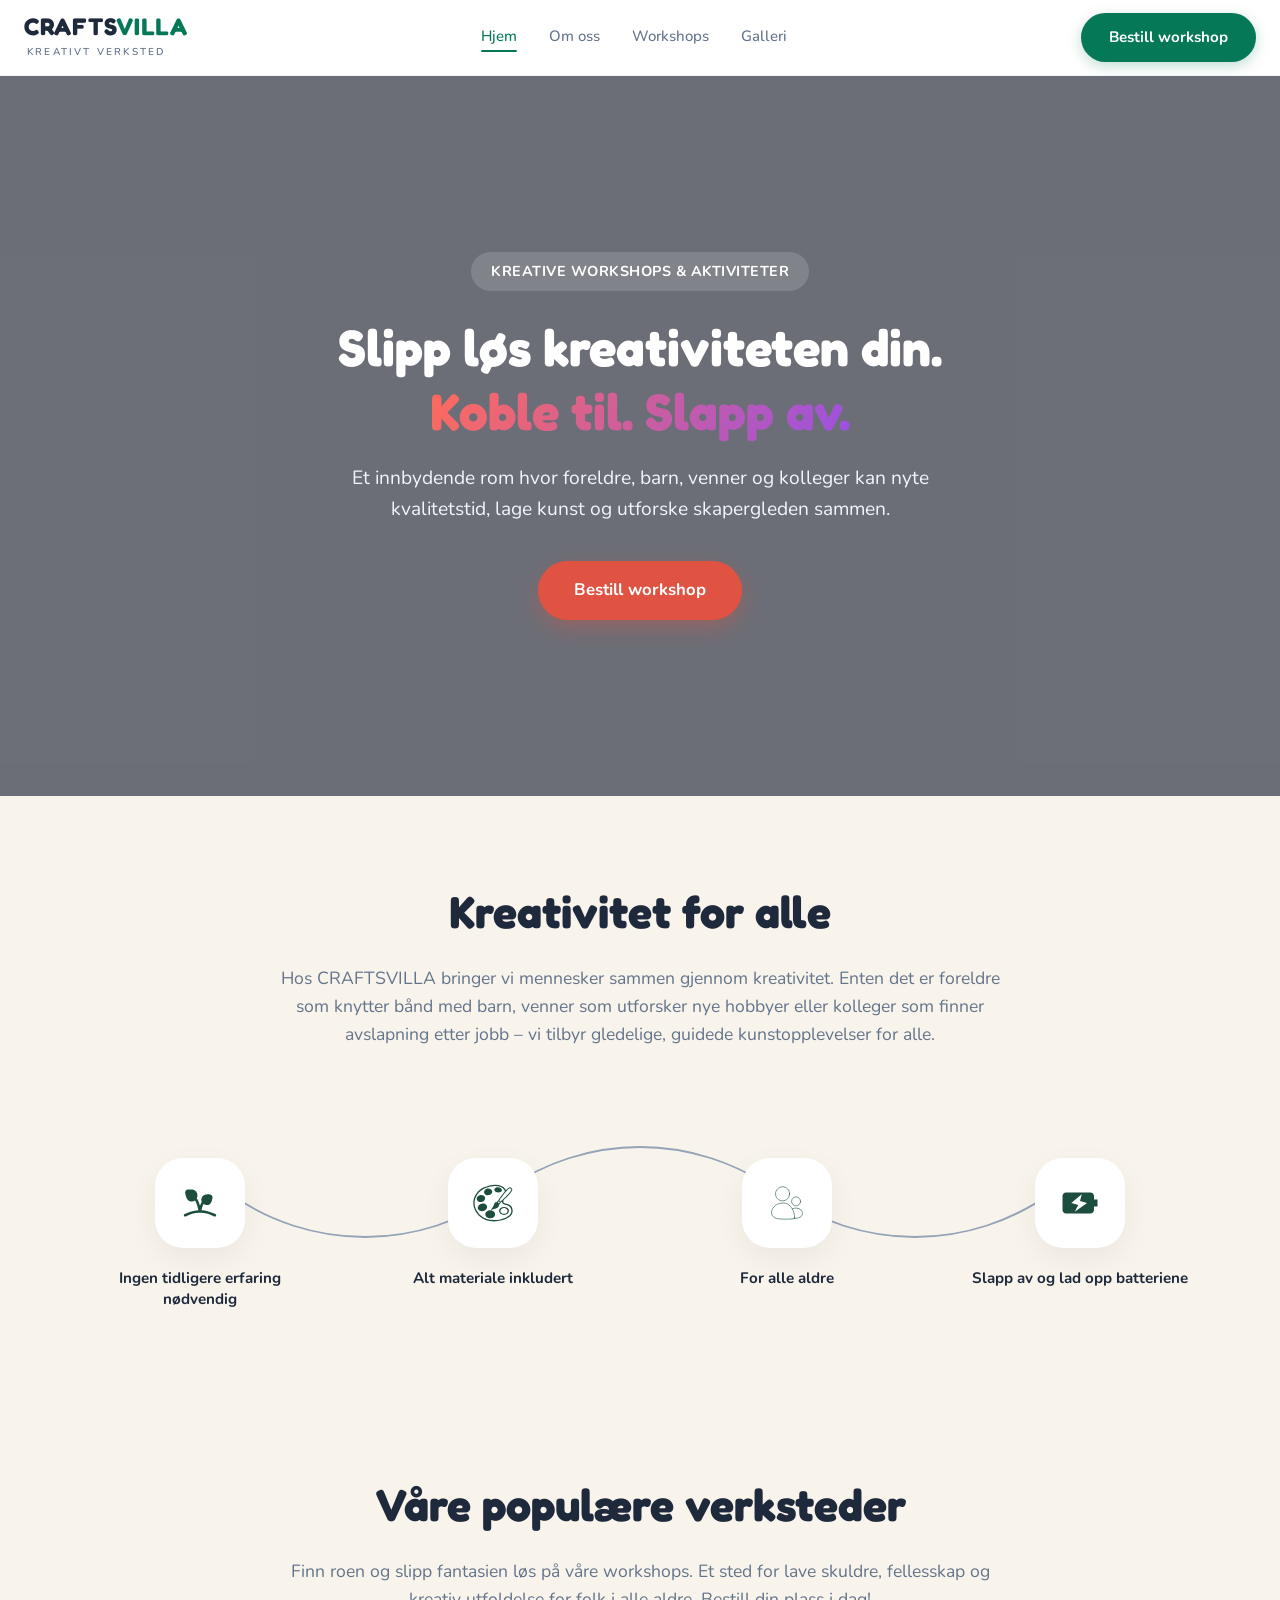
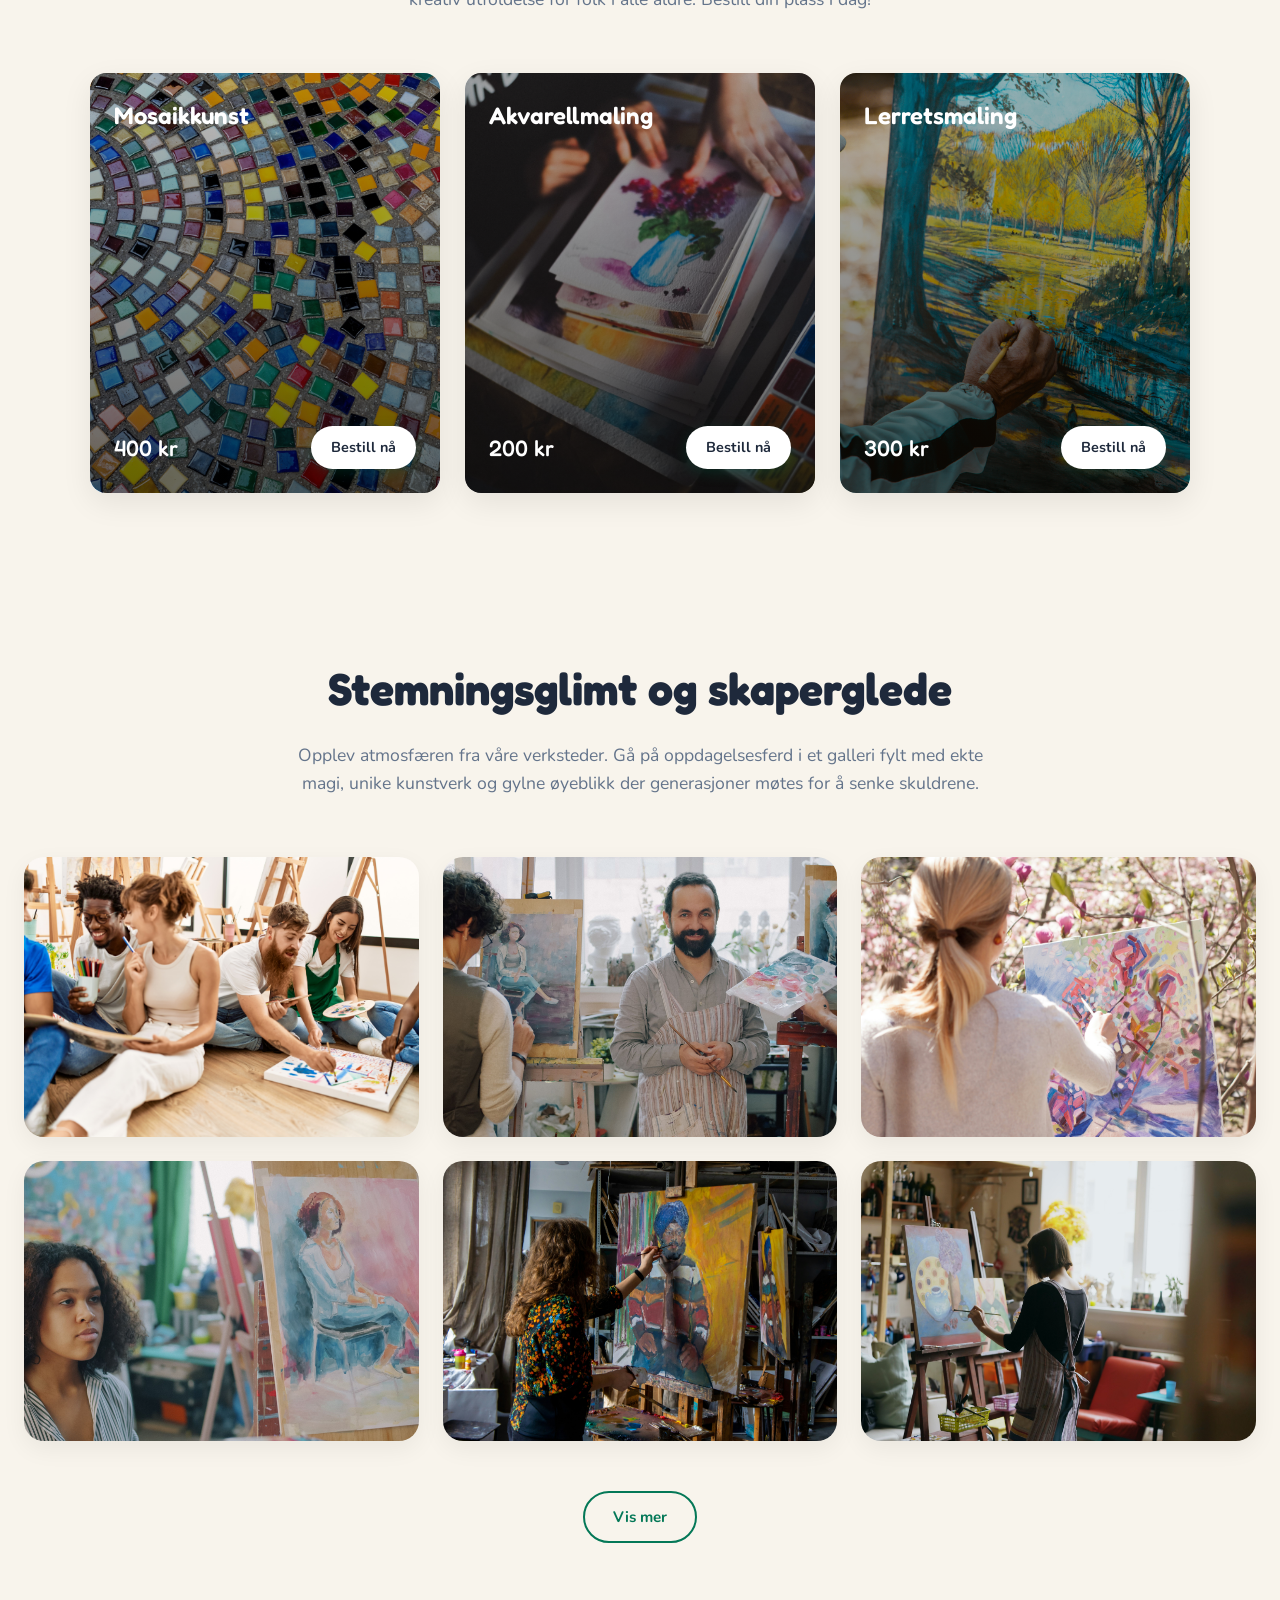
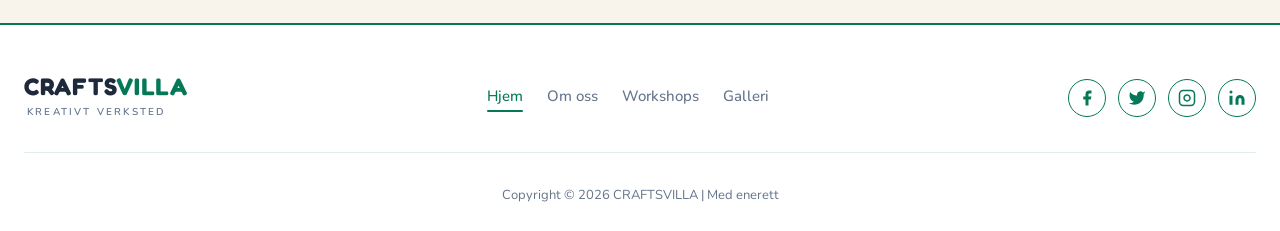
<file: index.html>
<!doctype html>
<html lang="no">
  <head>
    <meta charset="UTF-8" />
    <meta name="viewport" content="width=device-width, initial-scale=1.0" />
    <title>CRAFTSVILLA</title>
    <link rel="stylesheet" href="style.css" />
    <link rel="apple-touch-icon" sizes="180x180" href="images/" />
    <link
      rel="icon"
      type="image/png"
      sizes="32x32"
      href="images//favicon-32x32.png"
    />
    <link
      rel="icon"
      type="image/png"
      sizes="16x16"
      href="images//favicon-16x16.png"
    />
    <link rel="manifest" href="images//site.webmanifest" />
  </head>
  <body>
    <header class="header">
      <div class="container header__body">
        <a href="/" class="logo header__logo">
          <span class="logo__title"
            >CRAFTS<span class="logo__title-accent">VILLA</span></span
          >
          <span class="logo__subtitle">Kreativt verksted</span>
        </a>
        <nav class="nav header__nav">
          <ul class="menu">
            <li class="menu__item">
              <a href="#" class="menu__link menu__link--active">Hjem</a>
            </li>
            <li class="menu__item">
              <a href="#about" class="menu__link">Om oss</a>
            </li>
            <li class="menu__item">
              <a href="#workshops" class="menu__link">Workshops</a>
            </li>
            <li class="menu__item">
              <a href="#gallery" class="menu__link">Galleri</a>
            </li>
          </ul>
        </nav>
        <div class="header__actions">
          <a href="booking.html" class="button button--primary button--header"
            >Bestill workshop</a
          >
          <button class="header__burger" aria-label="Åpne meny">
            <svg
              width="44"
              height="44"
              viewBox="0 0 44 44"
              fill="none"
              xmlns="http://www.w3.org/2000/svg"
            >
              <rect
                width="44"
                height="44"
                rx="5"
                fill="#047857"
                fill-opacity="0.08"
              />
              <path
                d="M7.68421 10C7.23753 10 6.80914 10.1806 6.49329 10.5021C6.17744 10.8235 6 11.2595 6 11.7142C6 12.1688 6.17744 12.6048 6.49329 12.9263C6.80914 13.2477 7.23753 13.4283 7.68421 13.4283H36.3158C36.7625 13.4283 37.1909 13.2477 37.5067 12.9263C37.8226 12.6048 38 12.1688 38 11.7142C38 11.2595 37.8226 10.8235 37.5067 10.5021C37.1909 10.1806 36.7625 10 36.3158 10H7.68421ZM6 21.9991C6 21.5445 6.17744 21.1085 6.49329 20.787C6.80914 20.4656 7.23753 20.285 7.68421 20.285H36.3158C36.7625 20.285 37.1909 20.4656 37.5067 20.787C37.8226 21.1085 38 21.5445 38 21.9991C38 22.4538 37.8226 22.8898 37.5067 23.2112C37.1909 23.5327 36.7625 23.7133 36.3158 23.7133H7.68421C7.23753 23.7133 6.80914 23.5327 6.49329 23.2112C6.17744 22.8898 6 22.4538 6 21.9991ZM6 32.2858C6 31.8312 6.17744 31.3952 6.49329 31.0737C6.80914 30.7523 7.23753 30.5717 7.68421 30.5717H36.3158C36.7625 30.5717 37.1909 30.7523 37.5067 31.0737C37.8226 31.3952 38 31.8312 38 32.2858C38 32.7405 37.8226 33.1765 37.5067 33.4979C37.1909 33.8194 36.7625 34 36.3158 34H7.68421C7.23753 34 6.80914 33.8194 6.49329 33.4979C6.17744 33.1765 6 32.7405 6 32.2858Z"
                fill-rule="evenodd"
                clip-rule="evenodd"
                fill="#047857"
              />
            </svg>
          </button>
        </div>
      </div>
    </header>
    <main class="home">
      <section class="hero hero--video">
        <div class="hero__video-wrap">
          <video class="hero__video" autoplay muted loop playsinline poster="">
            <source src="hero-video.mp4" type="video/mp4" />
            Your browser does not support video.
          </video>
        </div>

        <div class="container">
          <div class="hero__content">
            <span class="hero__badge">Kreative workshops & aktiviteter</span>
            <h1 class="hero__title">
              Slipp løs kreativiteten din. <br />
              <span class="hero__title-highlight">Koble til. Slapp av.</span>
            </h1>
            <p class="hero__description">
              Et innbydende rom hvor foreldre, barn, venner og kolleger kan nyte
              kvalitetstid, lage kunst og utforske skapergleden sammen.
            </p>
            <div class="hero__actions">
              <a href="booking.html" class="button button--primary"
                >Bestill workshop</a
              >
            </div>
          </div>
        </div>
      </section>
      <section class="about" id="about">
        <div class="container">
          <div class="section__header">
            <h2 class="section__title">Kreativitet for alle</h2>
            <p class="section__description">
              Hos CRAFTSVILLA bringer vi mennesker sammen gjennom kreativitet.
              Enten det er foreldre som knytter bånd med barn, venner som
              utforsker nye hobbyer eller kolleger som finner avslapning etter
              jobb – vi tilbyr gledelige, guidede kunstopplevelser for alle.
            </p>
          </div>

          <div class="features">
            <svg
              class="features__line"
              viewBox="0 0 1000 120"
              fill="none"
              xmlns="http://www.w3.org/2000/svg"
              preserveAspectRatio="none"
            >
              <path
                d="M 125 60 C 200 120, 300 120, 375 60 C 450 0, 550 0, 625 60 C 700 120, 800 120, 875 60"
                stroke="#94a3b8"
                stroke-width="1.8"
                stroke-linecap="round"
                fill="none"
              />
            </svg>
            <div class="features__item">
              <div class="features__icon-box">
                <svg
                  class="features__icon"
                  width="36"
                  height="36"
                  viewBox="0 0 36 36"
                  fill="none"
                  xmlns="http://www.w3.org/2000/svg"
                >
                  <path
                    d="M8.26503 6.40791C9.08796 6.35968 9.91312 6.36369 10.7355 6.41991C11.7915 6.50241 13.0725 6.72591 13.923 7.40991C15.0885 8.28891 15.681 9.64041 15.804 10.9709C15.9045 12.0387 15.7072 13.1134 15.234 14.0759C15.774 14.7809 16.2345 15.6449 16.623 16.5209C17.154 17.7179 17.5995 19.0514 17.961 20.2874C18.1065 19.8524 18.273 19.4144 18.459 18.9914C18.738 18.3554 19.08 17.7194 19.4985 17.1569C18.5535 15.1739 19.266 12.7799 21.0285 11.5064C21.783 10.9274 22.86 10.7324 23.7345 10.6559C24.6459 10.5884 25.561 10.5904 26.472 10.6619L26.7465 10.6979C27.999 10.9274 28.827 12.0704 28.752 13.3124L28.722 13.5794C28.5793 14.4909 28.3666 15.39 28.086 16.2689C27.801 17.1239 27.351 18.1529 26.601 18.7514C24.9855 20.1224 22.662 20.0324 21.021 18.9164C20.846 19.2064 20.6785 19.5334 20.5185 19.8974C20.1781 20.6993 19.9018 21.5269 19.692 22.3724C19.5451 22.9577 19.4191 23.5481 19.314 24.1424C22.938 24.2474 26.436 25.4624 29.664 26.8109L31.2 27.4694L31.302 27.5204C31.544 27.6573 31.7267 27.879 31.8149 28.1426C31.9031 28.4063 31.8906 28.6933 31.7797 28.9482C31.6688 29.2032 31.4674 29.4081 31.2144 29.5233C30.9614 29.6386 30.6747 29.6561 30.4095 29.5724L30.3 29.5319L28.7775 28.8794C25.473 27.4994 22.1625 26.3819 18.8295 26.3804L18.0585 26.4014H17.9415C13.8345 26.1854 9.76353 27.7619 5.70003 29.5319C5.42653 29.6513 5.11682 29.6571 4.83903 29.5481C4.56124 29.4391 4.33813 29.2242 4.21878 28.9507C4.09944 28.6772 4.09363 28.3674 4.20263 28.0896C4.31164 27.8119 4.52653 27.5888 4.80003 27.4694C8.42253 25.8914 12.438 24.2804 16.62 24.1454C16.3878 23.0827 16.1217 22.0276 15.822 20.9819C15.4821 19.773 15.0627 18.588 14.5665 17.4344C14.3286 16.888 14.0504 16.36 13.734 15.8549C11.892 17.1749 9.38403 16.8779 7.66353 15.3554C6.84303 14.6729 6.34353 13.5014 6.02403 12.5039C5.77448 11.7094 5.57607 10.8998 5.43003 10.0799L5.31003 9.37041C5.08503 7.94541 6.06903 6.57741 7.55703 6.45741L8.26503 6.40791Z"
                    fill="#1C4D3E"
                  />
                </svg>
              </div>
              <p class="features__text">Ingen tidligere erfaring nødvendig</p>
            </div>
            <div class="features__item">
              <div class="features__icon-box">
                <svg
                  class="features__icon"
                  width="36"
                  height="36"
                  viewBox="0 0 36 36"
                  fill="none"
                  xmlns="http://www.w3.org/2000/svg"
                >
                  <path
                    d="M18.6333 25.3006C16.9734 23.9714 14.2818 23.9714 12.6219 25.3006C10.9637 26.6304 10.9637 28.7853 12.6219 30.1151C14.2813 31.4448 16.9728 31.4448 18.6333 30.1151C20.2922 28.7853 20.2922 26.6304 18.6333 25.3006ZM12.2546 23.3831C13.541 21.785 13.1057 19.7662 11.2832 18.8752C9.46065 17.9842 6.94065 18.5579 5.65422 20.156C4.36947 21.7541 4.80372 23.7729 6.62565 24.6639C8.44928 25.5554 10.9693 24.9817 12.2546 23.3831ZM10.5092 15.7601C11.7405 14.3842 11.4429 12.5465 9.84372 11.6555C8.24509 10.7639 5.95178 11.1566 4.7199 12.5324C3.48803 13.9083 3.78615 15.7454 5.38478 16.6364C6.9834 17.5274 9.27784 17.1354 10.5092 15.7601ZM11.6437 10.8607C13.1726 11.7506 15.395 11.4119 16.6067 10.1064C17.8188 8.80024 17.5629 7.02105 16.0346 6.13174C14.5063 5.24187 12.2838 5.57993 11.0722 6.88549C9.85947 8.19162 10.1154 9.97081 11.6437 10.8607ZM24.5508 8.58987C25.9121 7.89405 26.0634 6.52718 24.8883 5.53549C23.7144 4.5438 21.6562 4.30362 20.2944 4.99887C18.932 5.69412 18.7813 7.06156 19.9563 8.05324C21.1314 9.04493 23.1896 9.28512 24.5508 8.58987Z"
                    fill="#1C4D3E"
                  />
                  <path
                    d="M29.5172 18.6744C28.2999 18.3167 27.2497 18.0073 26.9612 17.2913C26.7941 16.8761 26.8593 16.2664 27.1428 15.4794C30.1612 12.6557 34.677 8.10563 34.5498 6.25669C34.4992 5.51756 33.3213 4.45894 32.549 4.45894L32.4883 4.46119C31.6524 4.51856 30.375 5.62444 29.0103 7.12181C28.8961 6.77826 28.749 6.44653 28.571 6.13125C27.1395 3.66469 23.9923 2.25 19.9372 2.25C16.7844 2.25 13.2738 3.11906 9.7869 4.76325C5.31109 6.87375 1.96815 11.2748 1.27065 15.9761C0.752029 19.467 1.3719 24.7466 7.26578 30.0808C9.87915 32.4473 13.9944 33.75 18.8516 33.75H18.8533C22.7525 33.75 26.703 32.8821 29.6932 31.3706C33.035 29.6803 34.875 27.3426 34.875 24.7871C34.875 20.25 31.7778 19.3393 29.5172 18.6744ZM32.549 5.30269C32.904 5.30269 33.6892 6.03956 33.7078 6.31406C33.8152 7.8795 28.2386 13.428 24.5109 16.7366L23.8753 16.1837L23.4596 15.8209C26.2338 11.682 30.978 5.40956 32.549 5.30269ZM22.0871 17.4712L22.9432 16.4897L23.9169 17.3391L23.0625 18.3201L22.0871 17.4712ZM29.1858 30.366C26.3475 31.8015 22.5821 32.625 18.8533 32.625H18.8522C14.2734 32.625 10.427 31.4252 8.02065 29.2466C2.49465 24.2466 1.90459 19.3601 2.38215 16.1409C3.02678 11.8018 6.12165 7.7355 10.2678 5.78081C13.6052 4.20694 16.9492 3.375 19.9372 3.375C23.5277 3.375 26.3908 4.61644 27.5973 6.696C27.8572 7.14319 28.0316 7.62131 28.1328 8.12194C25.614 11.0936 23.0557 14.9018 22.5669 15.6364L21.0048 17.4274C20.1847 17.4189 19.3635 17.7773 19.1103 18.6429C18.1777 21.8239 16.1004 23.7966 16.1004 23.7966C16.1004 23.7966 21.366 22.7559 22.3734 21.5736C22.919 20.9334 23.1834 20.1684 23.1772 19.4709L24.813 17.5956C25.0312 17.4038 25.3558 17.1152 25.7557 16.7541C25.7535 17.1051 25.8018 17.4257 25.9166 17.7114C26.4088 18.9332 27.7638 19.3314 29.1988 19.7533C31.4358 20.4114 33.7494 21.0915 33.7494 24.7871C33.75 26.8965 32.1283 28.8776 29.1858 30.366Z"
                    fill="#1C4D3E"
                  />
                  <path
                    d="M30.4431 22.3914C28.7837 21.0622 26.0916 21.0622 24.4322 22.3914C22.7728 23.7206 22.7734 25.8761 24.4322 27.2059C26.091 28.5356 28.7831 28.535 30.4431 27.2059C32.103 25.8767 32.1024 23.7206 30.4431 22.3914ZM29.6257 26.5505C28.4181 27.5186 26.4572 27.5186 25.2501 26.5505C24.0429 25.5825 24.0424 24.0137 25.2501 23.0462C26.4577 22.0787 28.4181 22.0781 29.6257 23.0462C30.8334 24.0142 30.8334 25.5825 29.6257 26.5505Z"
                    fill="#1C4D3E"
                  />
                </svg>
              </div>
              <p class="features__text">Alt materiale inkludert</p>
            </div>
            <div class="features__item">
              <div class="features__icon-box">
                <svg
                  class="features__icon"
                  width="36"
                  height="36"
                  viewBox="0 0 36 36"
                  fill="none"
                  xmlns="http://www.w3.org/2000/svg"
                >
                  <path
                    d="M20.1795 10.1318C20.1793 11.7249 19.5463 13.2527 18.4197 14.3792C17.2931 15.5057 15.7652 16.1385 14.172 16.1385C13.3831 16.1387 12.6019 15.9835 11.8729 15.6818C11.144 15.3801 10.4816 14.9377 9.92364 14.38C9.36565 13.8223 8.92298 13.1601 8.62089 12.4314C8.3188 11.7026 8.16322 10.9214 8.16302 10.1325V10.1318C8.16322 8.53859 8.79624 7.01075 9.92284 5.88429C11.0494 4.75783 12.5774 4.125 14.1705 4.125C14.9595 4.1248 15.7408 4.28002 16.4698 4.58179C17.1988 4.88356 17.8612 5.32597 18.4192 5.88376C18.9772 6.44155 19.4198 7.10379 19.7219 7.83266C20.0239 8.56154 20.1794 9.34277 20.1795 10.1318ZM24.5138 30.7065C24.4913 31.2188 23.9228 31.4047 23.1983 31.506C18.486 32.16 10.1333 31.956 7.86827 30.8032C3.80327 28.7347 3.98102 24.5648 6.80102 21.3382C9.40352 18.3623 13.296 17.5388 16.866 18.267C20.3235 18.9735 24.7995 24.1545 24.5138 30.7065Z"
                    stroke-width="0.5"
                    stroke-linecap="round"
                    stroke-linejoin="round"
                    stroke="#1C4D3E"
                  />
                  <path
                    d="M22.6126 22.9725C24.5851 21.9653 27.9669 21.9923 29.8404 23.8575C31.8016 25.8083 31.5241 27.9128 30.2439 29.4375C29.2089 30.6713 25.5991 31.4198 23.9214 31.3448M29.5951 16.5863C29.5951 17.5995 29.1926 18.5713 28.4761 19.2878C27.7596 20.0042 26.7879 20.4068 25.7746 20.4068C24.7613 20.4068 23.7896 20.0042 23.0731 19.2878C22.3566 18.5713 21.9541 17.5995 21.9541 16.5863C21.9541 15.5729 22.3567 14.601 23.0732 13.8845C23.7898 13.1679 24.7616 12.7654 25.775 12.7654C26.7883 12.7654 27.7602 13.1679 28.4767 13.8845C29.1933 14.601 29.5951 15.5729 29.5951 16.5863Z"
                    stroke-width="0.5"
                    stroke-linecap="round"
                    stroke-linejoin="round"
                    stroke="#1C4D3E"
                  />
                </svg>
              </div>
              <p class="features__text">For alle aldre</p>
            </div>
            <div class="features__item">
              <div class="features__icon-box">
                <svg
                  class="features__icon"
                  width="36"
                  height="36"
                  viewBox="0 0 36 36"
                  fill="none"
                  xmlns="http://www.w3.org/2000/svg"
                >
                  <path
                    d="M30 15V12C30 11.2044 29.6839 10.4413 29.1213 9.87868C28.5587 9.31607 27.7956 9 27 9H6C5.20435 9 4.44129 9.31607 3.87868 9.87868C3.31607 10.4413 3 11.2044 3 12V24C3 24.7956 3.31607 25.5587 3.87868 26.1213C4.44129 26.6839 5.20435 27 6 27H27C27.7956 27 28.5587 26.6839 29.1213 26.1213C29.6839 25.5587 30 24.7956 30 24V21H33V15H30ZM13.5 25.5L16.5 19.665L10.5 18L19.5 10.5L18 16.335L24 18L13.5 25.5Z"
                    fill="#1C4D3E"
                  />
                </svg>
              </div>
              <p class="features__text">Slapp av og lad opp batteriene</p>
            </div>
          </div>
        </div>
      </section>
      <section class="workshops" id="workshops">
        <div class="container">
          <div class="section__header">
            <h2 class="section__title">Våre populære verksteder</h2>
            <p class="section__description">
              Finn roen og slipp fantasien løs på våre workshops. Et sted for
              lave skuldre, fellesskap og kreativ utfoldelse for folk i alle
              aldre. Bestill din plass i dag!
            </p>
          </div>

          <div class="workshops__grid">
            <article
              class="workshop-card"
              style="
                background-image: url(images/colorful-mosaic-tile-pattern.jpg);
              "
            >
              <div class="workshop-card__top">
                <h3 class="workshop-card__title">Mosaikkunst</h3>
              </div>

              <div class="workshop-card__bottom">
                <div class="workshop-card__info">
                  <span class="workshop-card__label">Sett inkluderer:</span>
                  <p class="workshop-card__text">
                    Ramme, A4 størrelse treplate, små fargede steiner, gummi.
                  </p>
                </div>

                <div class="workshop-card__actions">
                  <span class="workshop-card__price">400 kr</span>
                  <a
                    href="booking.html"
                    class="button button--primary workshop-card__btn"
                    >Bestill nå</a
                  >
                </div>
              </div>
            </article>

            <article
              class="workshop-card"
              style="background-image: url(images/pexels-daka-29279336.jpg)"
            >
              <div class="workshop-card__top">
                <h3 class="workshop-card__title">Akvarellmaling</h3>
              </div>

              <div class="workshop-card__bottom">
                <div class="workshop-card__info">
                  <span class="workshop-card__label">Sett inkluderer:</span>
                  <p class="workshop-card__text">
                    Akvarellpapir, penselsett, profesjonell maling, palett.
                  </p>
                </div>

                <div class="workshop-card__actions">
                  <span class="workshop-card__price">200 kr</span>
                  <a
                    href="booking.html"
                    class="button button--primary workshop-card__btn"
                    >Bestill nå</a
                  >
                </div>
              </div>
            </article>

            <article
              class="workshop-card"
              style="
                background-image: url(images/hiroyuki-sen-zKG7HGaH5JM-unsplash.jpg);
              "
            >
              <div class="workshop-card__top">
                <h3 class="workshop-card__title">Lerretsmaling</h3>
              </div>

              <div class="workshop-card__bottom">
                <div class="workshop-card__info">
                  <span class="workshop-card__label">Sett inkluderer:</span>
                  <p class="workshop-card__text">
                    Stort lerretslerret, akrylmaling, palettkniv, pensler.
                  </p>
                </div>

                <div class="workshop-card__actions">
                  <span class="workshop-card__price">300 kr</span>
                  <a
                    href="booking.html"
                    class="button button--primary workshop-card__btn"
                    >Bestill nå</a
                  >
                </div>
              </div>
            </article>
          </div>
        </div>
      </section>
      <section class="gallery" id="gallery">
        <div class="container">
          <div class="section__header">
            <h2 class="section__title">Stemningsglimt og skaperglede</h2>
            <p class="section__description">
              Opplev atmosfæren fra våre verksteder. Gå på oppdagelsesferd i et
              galleri fylt med ekte magi, unike kunstverk og gylne øyeblikk der
              generasjoner møtes for å senke skuldrene.
            </p>
          </div>

          <div class="gallery__grid">
            <div class="gallery__item">
              <img
                src="images/gallery1.jpg"
                alt="Venner og deltakere som sitter på gulvet og maler sammen i et lunt studio"
                class="gallery__img"
              />
            </div>

            <div class="gallery__item">
              <img
                src="images/gallery2.jpg"
                alt="Smilende mannlig deltaker som holder pensel i kunstverkstedet"
                class="gallery__img"
              />
            </div>

            <div class="gallery__item">
              <img
                src="images/gallery3.jpg"
                alt="Kvinne som maler på lerret utendørs om våren"
                class="gallery__img"
              />
            </div>

            <div class="gallery__item">
              <img
                src="images/gallery4.jpg"
                alt="Fokusert deltaker som nyter stemningen under en kunstworkshop"
                class="gallery__img"
              />
            </div>

            <div class="gallery__item">
              <img
                src="images/gallery5.jpg"
                alt="Deltaker som arbeider med fargerik lerretsmaling på atelieret"
                class="gallery__img"
              />
            </div>

            <div class="gallery__item">
              <img
                src="images/gallery6.jpg"
                alt="Kreativ atmosfære med mennesker som skaper kunst i verkstedet"
                class="gallery__img"
              />
            </div>
          </div>

          <div class="gallery__actions">
            <a href="#" class="button button--secondary">Vis mer</a>
          </div>
        </div>
      </section>
    </main>
    <footer class="footer">
      <div class="container">
        <div class="footer__top">
          <a href="/" class="logo footer__logo">
            <span class="logo__title"
              >CRAFTS<span class="logo__title-accent">VILLA</span></span
            >
            <span class="logo__subtitle">Kreativt verksted</span>
          </a>

          <nav class="nav footer__nav">
            <ul class="menu">
              <li class="menu__item">
                <a href="#" class="menu__link menu__link--active">Hjem</a>
              </li>
              <li class="menu__item">
                <a href="#about" class="menu__link">Om oss</a>
              </li>
              <li class="menu__item">
                <a href="#workshops" class="menu__link">Workshops</a>
              </li>
              <li class="menu__item">
                <a href="#gallery" class="menu__link">Galleri</a>
              </li>
            </ul>
          </nav>

          <div class="footer__socials">
            <a href="#" class="footer__social-link" aria-label="Facebook">
              <svg
                width="18"
                height="18"
                viewBox="0 0 24 24"
                fill="currentColor"
              >
                <path
                  d="M18 2h-3a5 5 0 0 0-5 5v3H7v4h3v8h4v-8h3l1-4h-4V7a1 1 0 0 1 1-1h3z"
                />
              </svg>
            </a>
            <a href="#" class="footer__social-link" aria-label="X (Twitter)">
              <svg
                width="18"
                height="18"
                viewBox="0 0 24 24"
                fill="currentColor"
              >
                <path
                  d="M23 3a10.9 10.9 0 0 1-3.14 1.53 4.48 4.48 0 0 0-7.86 3v1A10.66 10.66 0 0 1 3 4s-4 9 5 13a11.64 11.64 0 0 1-7 2c9 5 20 0 20-11.5a4.5 4.5 0 0 0-.08-.83A7.72 7.72 0 0 0 23 3z"
                />
              </svg>
            </a>
            <a href="#" class="footer__social-link" aria-label="Instagram">
              <svg
                width="18"
                height="18"
                viewBox="0 0 24 24"
                fill="none"
                stroke="currentColor"
                stroke-width="2"
              >
                <rect x="2" y="2" width="20" height="20" rx="5" ry="5" />
                <path d="M16 11.37A4 4 0 1 1 12.63 8 4 4 0 0 1 16 11.37z" />
                <line x1="17.5" y1="6.5" x2="17.51" y2="6.5" />
              </svg>
            </a>
            <a href="#" class="footer__social-link" aria-label="LinkedIn">
              <svg
                width="18"
                height="18"
                viewBox="0 0 24 24"
                fill="currentColor"
              >
                <path
                  d="M16 8a6 6 0 0 1 6 6v7h-4v-7a2 2 0 0 0-2-2 2 2 0 0 0-2 2v7h-4v-7a6 6 0 0 1 6-6z"
                />
                <rect x="2" y="9" width="4" height="12" />
                <circle cx="4" cy="4" r="2" />
              </svg>
            </a>
          </div>
        </div>

        <div class="footer__bottom">
          <p class="footer__copyright">
            Copyright © 2026 CRAFTSVILLA | Med enerett
          </p>
        </div>
      </div>
    </footer>
  </body>
</html>
</file>
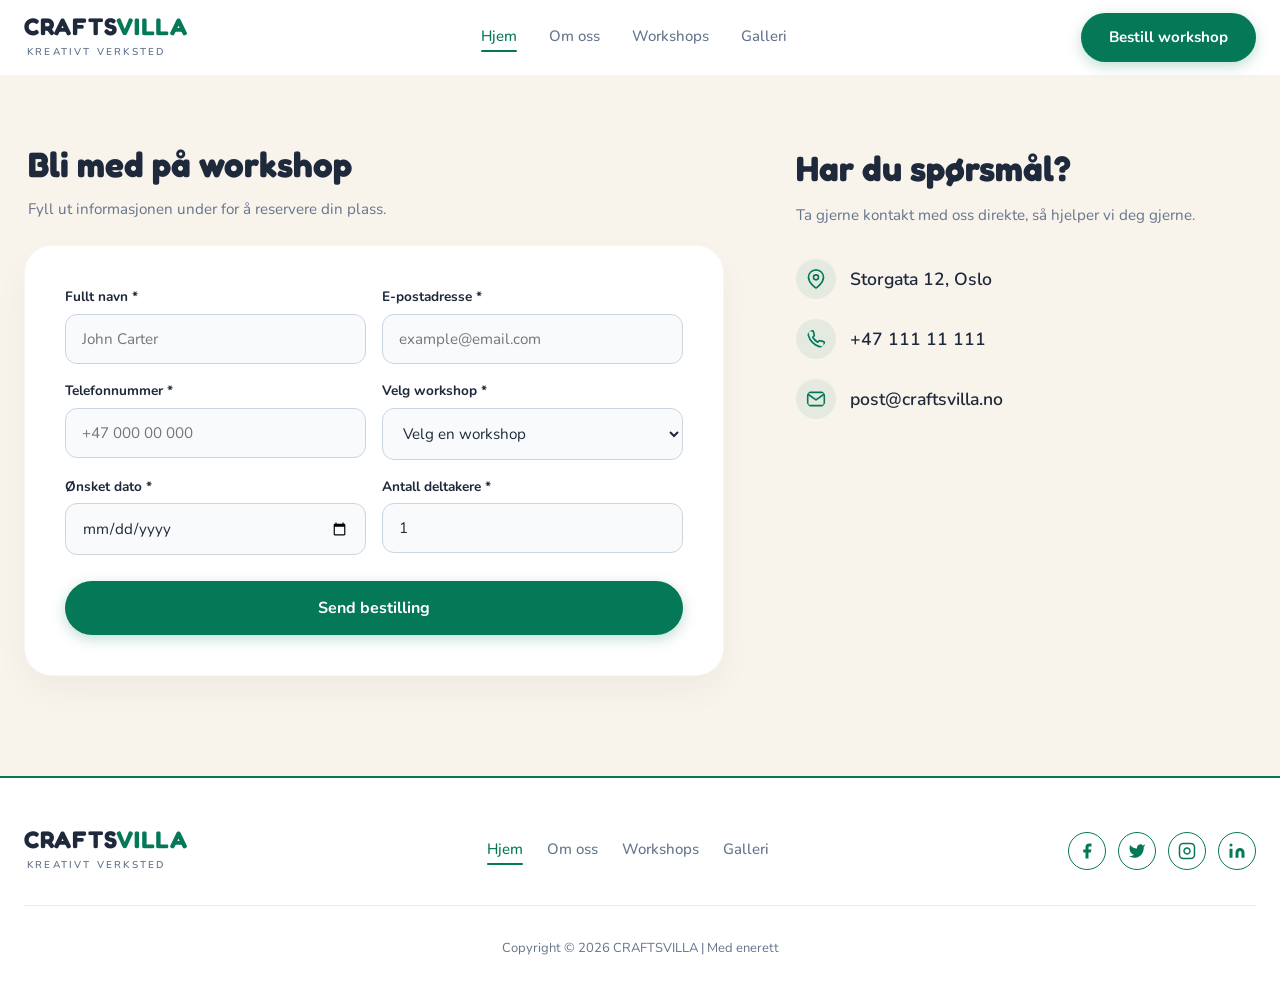
<file: booking.html>
<!doctype html>
<html lang="no">
  <head>
    <meta charset="UTF-8" />
    <meta name="viewport" content="width=device-width, initial-scale=1.0" />
    <title>CRAFTSVILLA</title>
    <link rel="stylesheet" href="style.css" />
    <link rel="apple-touch-icon" sizes="180x180" href="images/" />
    <link
      rel="icon"
      type="image/png"
      sizes="32x32"
      href="images//favicon-32x32.png"
    />
    <link
      rel="icon"
      type="image/png"
      sizes="16x16"
      href="images//favicon-16x16.png"
    />
    <link rel="manifest" href="images//site.webmanifest" />
  </head>
  <body>
    <header class="header">
      <div class="container header__body">
        <a href="/" class="logo header__logo">
          <span class="logo__title"
            >CRAFTS<span class="logo__title-accent">VILLA</span></span
          >
          <span class="logo__subtitle">Kreativt verksted</span>
        </a>
        <nav class="nav header__nav">
          <ul class="menu">
            <li class="menu__item">
              <a href="home.html" class="menu__link menu__link--active">Hjem</a>
            </li>
            <li class="menu__item">
              <a href="home.html#about" class="menu__link">Om oss</a>
            </li>
            <li class="menu__item">
              <a href="home.html#workshops" class="menu__link">Workshops</a>
            </li>
            <li class="menu__item">
              <a href="home.html#gallery" class="menu__link">Galleri</a>
            </li>
          </ul>
        </nav>
        <div class="header__actions">
          <a href="booking.html" class="button button--primary button--header"
            >Bestill workshop</a
          >
          <button class="header__burger" aria-label="Åpne meny">
            <svg
              width="44"
              height="44"
              viewBox="0 0 44 44"
              fill="none"
              xmlns="http://www.w3.org/2000/svg"
            >
              <rect
                width="44"
                height="44"
                rx="5"
                fill="#047857"
                fill-opacity="0.08"
              />
              <path
                d="M7.68421 10C7.23753 10 6.80914 10.1806 6.49329 10.5021C6.17744 10.8235 6 11.2595 6 11.7142C6 12.1688 6.17744 12.6048 6.49329 12.9263C6.80914 13.2477 7.23753 13.4283 7.68421 13.4283H36.3158C36.7625 13.4283 37.1909 13.2477 37.5067 12.9263C37.8226 12.6048 38 12.1688 38 11.7142C38 11.2595 37.8226 10.8235 37.5067 10.5021C37.1909 10.1806 36.7625 10 36.3158 10H7.68421ZM6 21.9991C6 21.5445 6.17744 21.1085 6.49329 20.787C6.80914 20.4656 7.23753 20.285 7.68421 20.285H36.3158C36.7625 20.285 37.1909 20.4656 37.5067 20.787C37.8226 21.1085 38 21.5445 38 21.9991C38 22.4538 37.8226 22.8898 37.5067 23.2112C37.1909 23.5327 36.7625 23.7133 36.3158 23.7133H7.68421C7.23753 23.7133 6.80914 23.5327 6.49329 23.2112C6.17744 22.8898 6 22.4538 6 21.9991ZM6 32.2858C6 31.8312 6.17744 31.3952 6.49329 31.0737C6.80914 30.7523 7.23753 30.5717 7.68421 30.5717H36.3158C36.7625 30.5717 37.1909 30.7523 37.5067 31.0737C37.8226 31.3952 38 31.8312 38 32.2858C38 32.7405 37.8226 33.1765 37.5067 33.4979C37.1909 33.8194 36.7625 34 36.3158 34H7.68421C7.23753 34 6.80914 33.8194 6.49329 33.4979C6.17744 33.1765 6 32.7405 6 32.2858Z"
                fill-rule="evenodd"
                clip-rule="evenodd"
                fill="#047857"
              />
            </svg>
          </button>
        </div>
      </div>
    </header>
    <main class="booking">
      <div class="booking__container container">
        <div class="booking__grid">
          <div class="booking__left-column">
            <div class="booking__header">
              <h1 class="booking__title">Bli med på workshop</h1>
              <p class="booking__subtitle">
                Fyll ut informasjonen under for å reservere din plass.
              </p>
            </div>
            <div class="booking__card">
              <form action="#" method="POST" class="booking__form">
                <div class="booking__row">
                  <div class="booking__field">
                    <label for="name" class="booking__label"
                      >Fullt navn *</label
                    >
                    <input
                      type="text"
                      id="name"
                      name="name"
                      class="booking__input"
                      placeholder="John Carter"
                      required
                    />
                  </div>
                  <div class="booking__field">
                    <label for="email" class="booking__label"
                      >E-postadresse *</label
                    >
                    <input
                      type="email"
                      id="email"
                      name="email"
                      class="booking__input"
                      placeholder="example@email.com"
                      required
                    />
                  </div>
                </div>

                <div class="booking__row">
                  <div class="booking__field">
                    <label for="phone" class="booking__label"
                      >Telefonnummer *</label
                    >
                    <input
                      type="tel"
                      id="phone"
                      name="phone"
                      class="booking__input"
                      placeholder="+47 000 00 000"
                      required
                    />
                  </div>
                  <div class="booking__field">
                    <label for="workshop" class="booking__label"
                      >Velg workshop *</label
                    >
                    <select
                      id="workshop"
                      name="workshop"
                      class="booking__select"
                      required
                    >
                      <option value="" disabled selected>
                        Velg en workshop
                      </option>
                      <option value="mosaikkunst">Mosaikkunst (400 kr)</option>
                      <option value="keramikk">
                        Keramikk & Formgiving (500 kr)
                      </option>
                      <option value="maleri">Akrylmaling (450 kr)</option>
                    </select>
                  </div>
                </div>

                <div class="booking__row">
                  <div class="booking__field">
                    <label for="date" class="booking__label"
                      >Ønsket dato *</label
                    >
                    <input
                      type="date"
                      id="date"
                      name="date"
                      class="booking__input"
                      lang="no"
                      required
                      placeholder="DD.MM.ÅÅÅÅ"
                    />
                  </div>
                  <div class="booking__field">
                    <label for="attendees" class="booking__label"
                      >Antall deltakere *</label
                    >
                    <input
                      type="number"
                      id="attendees"
                      name="attendees"
                      class="booking__input"
                      min="1"
                      max="20"
                      value="1"
                      required
                    />
                  </div>
                </div>

                <button
                  type="submit"
                  class="button button--primary booking__submit"
                >
                  Send bestilling
                </button>
              </form>
            </div>
          </div>

          <div class="booking__right-column contacts-info">
            <div class="contacts-info__header">
              <h2 class="contacts-info__title">Har du spørsmål?</h2>
              <p class="contacts-info__subtitle">
                Ta gjerne kontakt med oss direkte, så hjelper vi deg gjerne.
              </p>
            </div>

            <ul class="contacts-info__list">
              <li class="contacts-info__item">
                <svg
                  class="contacts-info__icon"
                  xmlns="http://www.w3.org/2000/svg"
                  viewBox="0 0 24 24"
                  fill="none"
                  stroke="currentColor"
                  stroke-width="2"
                  stroke-linecap="round"
                  stroke-linejoin="round"
                >
                  <path
                    d="M21 10c0 7-9 13-9 13s-9-6-9-13a9 9 0 0 1 18 0z"
                  ></path>
                  <circle cx="12" cy="10" r="3"></circle>
                </svg>
                <span class="contacts-info__value">Storgata 12, Oslo</span>
              </li>

              <li class="contacts-info__item">
                <svg
                  class="contacts-info__icon"
                  xmlns="http://www.w3.org/2000/svg"
                  viewBox="0 0 24 24"
                  fill="none"
                  stroke="currentColor"
                  stroke-width="2"
                  stroke-linecap="round"
                  stroke-linejoin="round"
                >
                  <path
                    d="M22 16.92v3a2 2 0 0 1-2.18 2 19.79 19.79 0 0 1-8.63-3.07 19.5 19.5 0 0 1-6-6 19.79 19.79 0 0 1-3.07-8.67A2 2 0 0 1 4.11 2h3a2 2 0 0 1 2 1.72 12.84 12.84 0 0 0 .7 2.81 2 2 0 0 1-.45 2.11L8.09 9.91a16 16 0 0 0 6 6l1.27-1.27a2 2 0 0 1 2.11-.45 12.84 12.84 0 0 0 2.81.7A2 2 0 0 1 22 16.92z"
                  ></path>
                </svg>
                <a href="tel:+4711111111" class="contacts-info__link"
                  >+47 111 11 111</a
                >
              </li>

              <li class="contacts-info__item">
                <svg
                  class="contacts-info__icon"
                  xmlns="http://www.w3.org/2000/svg"
                  viewBox="0 0 24 24"
                  fill="none"
                  stroke="currentColor"
                  stroke-width="2"
                  stroke-linecap="round"
                  stroke-linejoin="round"
                >
                  <path
                    d="M4 4h16c1.1 0 2 .9 2 2v12c0 1.1-.9 2-2 2H4c-1.1 0-2-.9-2-2V6c0-1.1.9-2 2-2z"
                  ></path>
                  <polyline points="22,6 12,13 2,6"></polyline>
                </svg>
                <a href="mailto:post@craftsvilla.no" class="contacts-info__link"
                  >post@craftsvilla.no</a
                >
              </li>
            </ul>
          </div>
        </div>
      </div>
    </main>
    <footer class="footer">
      <div class="container">
        <div class="footer__top">
          <a href="/" class="logo footer__logo">
            <span class="logo__title"
              >CRAFTS<span class="logo__title-accent">VILLA</span></span
            >
            <span class="logo__subtitle">Kreativt verksted</span>
          </a>

          <nav class="nav footer__nav">
            <ul class="menu">
              <li class="menu__item">
                <a href="home.html" class="menu__link menu__link--active"
                  >Hjem</a
                >
              </li>
              <li class="menu__item">
                <a href="home.html#about" class="menu__link">Om oss</a>
              </li>
              <li class="menu__item">
                <a href="home.html#workshops" class="menu__link">Workshops</a>
              </li>
              <li class="menu__item">
                <a href="home.html#gallery" class="menu__link">Galleri</a>
              </li>
            </ul>
          </nav>

          <div class="footer__socials">
            <a href="#" class="footer__social-link" aria-label="Facebook">
              <svg
                width="18"
                height="18"
                viewBox="0 0 24 24"
                fill="currentColor"
              >
                <path
                  d="M18 2h-3a5 5 0 0 0-5 5v3H7v4h3v8h4v-8h3l1-4h-4V7a1 1 0 0 1 1-1h3z"
                />
              </svg>
            </a>
            <a href="#" class="footer__social-link" aria-label="X (Twitter)">
              <svg
                width="18"
                height="18"
                viewBox="0 0 24 24"
                fill="currentColor"
              >
                <path
                  d="M23 3a10.9 10.9 0 0 1-3.14 1.53 4.48 4.48 0 0 0-7.86 3v1A10.66 10.66 0 0 1 3 4s-4 9 5 13a11.64 11.64 0 0 1-7 2c9 5 20 0 20-11.5a4.5 4.5 0 0 0-.08-.83A7.72 7.72 0 0 0 23 3z"
                />
              </svg>
            </a>
            <a href="#" class="footer__social-link" aria-label="Instagram">
              <svg
                width="18"
                height="18"
                viewBox="0 0 24 24"
                fill="none"
                stroke="currentColor"
                stroke-width="2"
              >
                <rect x="2" y="2" width="20" height="20" rx="5" ry="5" />
                <path d="M16 11.37A4 4 0 1 1 12.63 8 4 4 0 0 1 16 11.37z" />
                <line x1="17.5" y1="6.5" x2="17.51" y2="6.5" />
              </svg>
            </a>
            <a href="#" class="footer__social-link" aria-label="LinkedIn">
              <svg
                width="18"
                height="18"
                viewBox="0 0 24 24"
                fill="currentColor"
              >
                <path
                  d="M16 8a6 6 0 0 1 6 6v7h-4v-7a2 2 0 0 0-2-2 2 2 0 0 0-2 2v7h-4v-7a6 6 0 0 1 6-6z"
                />
                <rect x="2" y="9" width="4" height="12" />
                <circle cx="4" cy="4" r="2" />
              </svg>
            </a>
          </div>
        </div>

        <div class="footer__bottom">
          <p class="footer__copyright">
            Copyright © 2026 CRAFTSVILLA | Med enerett
          </p>
        </div>
      </div>
    </footer>
  </body>
</html>
</file>
<file: style.css>
@import url("https://fonts.googleapis.com/css2?family=Fredoka:wght@300..700&family=Nunito:ital,wght@0,200..1000;1,200..1000&display=swap");

:root {
  --bg-cream: #f8f4ec;
  --color-white: #ffffff;

  --color-text-main: #1e293b;
  --color-text-muted: #64748b;

  --color-emerald: #047857;
  --color-emerald-hover: #065f46;

  --color-btn-coral: #e05342;
  --color-btn-coral-hover: #c84333;

  --font-heading: "Fredoka", cursive, sans-serif;
  --font-body: "Nunito", sans-serif;

  --border-radius-pill: 50px;
  --section-spacing: 5rem;
}

* {
  margin: 0;
  padding: 0;
  box-sizing: border-box;
}

html {
  scroll-behavior: smooth;
}

body {
  font-family: var(--font-body);
  background-color: var(--bg-cream);
  color: var(--color-text-main);
  line-height: 1.6;
  overflow-x: hidden;
}

.container {
  width: 100%;
  max-width: calc(1280px + 48px);
  margin: 0 auto;
  padding-left: 24px;
  padding-right: 24px;
  box-sizing: border-box;
}

.logo {
  display: inline-flex;
  flex-direction: column;
  text-decoration: none;
  max-width: max-content;
  transition:
    opacity 0.2s ease,
    transform 0.2s ease;
}

.logo:hover {
  opacity: 0.9;
  transform: translateY(-1px);
}

.logo__title {
  font-family: var(--font-heading);
  font-weight: 700;
  font-size: 1.5rem;
  letter-spacing: 0.03em;
  color: var(--color-text-main);
  line-height: 1;
}

.logo__title-accent {
  color: var(--color-emerald);
}

.logo__subtitle {
  font-family: var(--font-body);
  font-size: 0.625rem;
  font-weight: 600;
  letter-spacing: 0.22em;
  color: var(--color-text-muted);
  text-transform: uppercase;
  margin-top: 0.3125rem;
  margin-left: 0.1875rem;
}

.menu {
  display: flex;
  align-items: center;
  gap: 2rem;
  list-style: none;
  margin: 0;
  padding: 0;
}

.menu__item {
  display: flex;
}

.menu__link {
  font-family: var(--font-body);
  font-size: 15px;
  font-weight: 500;
  color: var(--color-text-muted);
  text-decoration: none;
  transition: color 0.2s ease;
  position: relative;
  padding-bottom: 0.25rem;
}

.menu__link:hover,
.menu__link--active {
  color: var(--color-emerald);
}

.menu__link--active::after {
  content: "";
  position: absolute;
  bottom: 0;
  left: 0;
  width: 100%;
  height: 2px;
  background-color: var(--color-emerald);
  border-radius: 2px;
}

.header {
  position: sticky;
  top: 0;
  left: 0;
  width: 100%;
  background-color: var(--color-white);
  border-bottom: 1px solid #f1f5f9;
  z-index: 100;
}

.header__body {
  display: flex;
  align-items: center;
  justify-content: space-between;
  height: 75px;
}

.header__nav {
  display: flex;
  align-items: center;
}

.footer {
  background-color: var(--color-white);
  color: var(--color-text-main);
  padding: 3.125rem 0 1.5625rem;
  border-top: 2px solid var(--color-emerald);
}
.footer .container {
  display: flex;
  flex-direction: column;
  gap: 2rem;
}

.footer__top {
  display: flex;
  align-items: center;
  justify-content: space-between;
  flex-wrap: wrap;
  gap: 1.5rem;
}

.footer .menu {
  gap: 1.5rem;
}

.footer__socials {
  display: flex;
  align-items: center;
  gap: 0.75rem;
}

.footer__social-link {
  display: flex;
  align-items: center;
  justify-content: center;
  width: 38px;
  height: 38px;
  background-color: var(--color-white);
  color: var(--color-emerald);
  border: 1px solid var(--color-emerald);
  border-radius: 50%;
  transition: all 0.2s ease;
  text-decoration: none;
}

.footer__social-link:hover {
  background-color: var(--color-emerald);
  color: var(--color-white);
  transform: translateY(-2px);
}

.footer__bottom {
  padding-top: 2rem;
  display: flex;
  justify-content: center;
  text-align: center;
  border-top: 1px solid rgba(4, 120, 87, 0.12);
}

.footer__copyright {
  font-size: 0.8125rem;
  color: var(--color-text-muted);
  margin: 0;
}

.hero {
  position: relative;
  padding: 5rem 0 7.5rem;
  display: flex;
  align-items: center;
  justify-content: center;
  min-height: 80vh;
  text-align: center;
}
.hero--video {
  position: relative;
  padding: 7.5rem 0;
  overflow: hidden;
  color: var(--color-white);
}
.hero__video-wrap {
  position: absolute;
  top: 0;
  left: 0;
  width: 100%;
  height: 100%;
  z-index: 1;
}

.hero__video {
  width: 100%;
  height: 100%;
  object-fit: cover;
}
.hero__video-wrap::after {
  content: "";
  position: absolute;
  top: 0;
  left: 0;
  width: 100%;
  height: 100%;
  background: rgba(15, 23, 42, 0.6);
  z-index: 2;
}

.hero--video > .container {
  position: relative;
  z-index: 3;
}

.hero--video .hero__title {
  color: var(--color-white);
}

.hero--video .hero__description {
  color: #f1f5f9;
}

.hero--video .hero__badge {
  background-color: rgba(255, 255, 255, 0.15);
  color: var(--color-white);
  backdrop-filter: blur(4px);
}

.hero__badge {
  display: inline-block;
  padding: 0.5rem 1.25rem;
  background-color: rgba(78, 205, 196, 0.15);
  color: #2b8a83;
  font-weight: 700;
  font-size: 0.9rem;
  border-radius: var(--border-radius-pill);
  margin-bottom: 1.5rem;
  text-transform: uppercase;
  letter-spacing: 0.5px;
}
.hero__title {
  font-family: var(--font-heading);
  font-size: 3.2rem;
  font-weight: 700;
  line-height: 1.25;
  color: var(--color-text-main);
  margin-bottom: 1.25rem;
}
.hero__title-highlight {
  color: #ff6b5b;
  background: linear-gradient(120deg, #ff6b5b, #9b51e0);
  -webkit-background-clip: text;
  -webkit-text-fill-color: transparent;
}
.hero__description {
  font-size: 1.2rem;
  color: var(--color-text-muted);
  max-width: 37.5rem;
  margin: 0 auto 2.25rem;
}
.hero__actions {
  display: flex;
  gap: 1rem;
  justify-content: center;
  flex-wrap: wrap;
}

.button {
  display: inline-flex;
  align-items: center;
  justify-content: center;
  font-family: var(--font-body);
  font-weight: 700;
  text-decoration: none;
  cursor: pointer;
  transition: all 0.3s ease;
  box-sizing: border-box;
  border-radius: var(--border-radius-pill);
}

.hero .button--primary,
.button--hero {
  padding: 1rem 2.25rem;
  font-size: 1.05rem;
  background-color: var(--color-btn-coral);
  color: var(--color-white);
  box-shadow: 0 8px 20px rgba(224, 83, 66, 0.35);
  border: none;
}

.hero .button--primary:hover,
.button--hero:hover {
  background-color: var(--color-btn-coral-hover);
  transform: translateY(-2px);
  box-shadow: 0 12px 24px rgba(224, 83, 66, 0.45);
}

.button--primary {
  padding: 0.75rem 1.75rem;
  font-size: 0.95rem;
  background-color: var(--color-emerald);
  color: var(--color-white);
  border: none;
  box-shadow: 0 4px 14px rgba(4, 120, 87, 0.25);
}

.button--primary:hover {
  background-color: var(--color-emerald-hover);
  transform: translateY(-2px);
  box-shadow: 0 6px 20px rgba(4, 120, 87, 0.35);
}

.button--secondary {
  padding: 0.75rem 1.75rem;
  font-size: 0.95rem;
  background-color: transparent;
  color: var(--color-emerald);
  border: 2px solid var(--color-emerald);
}

.button--secondary:hover {
  background-color: var(--color-emerald);
  color: var(--color-white);
  transform: translateY(-2px);
  box-shadow: 0 6px 18px rgba(4, 120, 87, 0.2);
}

.section__header {
  text-align: center;
  max-width: 45rem;
  margin: 0 auto 3.75rem;
}

.section__title {
  font-family: var(--font-heading);
  font-size: 2.8rem;
  font-weight: 700;
  color: var(--color-text-main);
  margin-bottom: 1rem;
}

.section__description {
  font-family: var(--font-body);
  font-size: 1.1rem;
  color: var(--color-text-muted);
  line-height: 1.6;
  margin: 0;
}

.about {
  padding: var(--section-spacing) 0;
}

.features {
  position: relative;
  display: flex;
  justify-content: space-between;
  align-items: flex-start;
  width: 100%;
  max-width: 1100px;
  margin: 6.25rem auto 0;
  padding-top: 0.625rem;
  gap: 30px;
}

.features__line {
  position: absolute;
  top: -16px;
  left: 0;
  width: 100%;
  height: 7.5rem;
  z-index: 1;
  pointer-events: none;
}
.features__item {
  position: relative;
  z-index: 2;
  display: flex;
  flex-direction: column;
  align-items: center;
  text-align: center;
  width: 220px;
  gap: 20px;
}

.features__icon-box {
  display: flex;
  align-items: center;
  justify-content: center;
  width: 90px;
  height: 90px;
  background-color: var(--color-white);
  border-radius: 28px;
  box-shadow: 0 10px 30px rgba(0, 0, 0, 0.055);

  transition:
    transform 0.3s ease,
    box-shadow 0.3s ease;
}

.features__item:hover .features__icon-box {
  transform: translateY(-6px);
  box-shadow: 0 20px 45px rgba(0, 0, 0, 0.1);
}

.features__icon {
  width: 42px;
  height: 42px;
}

.features__text {
  font-family: var(--font-body);
  font-size: 0.95rem;
  font-weight: 700;
  color: var(--color-text-main);
  line-height: 1.35;
  margin: 0;
}

.workshops {
  padding: var(--section-spacing) 0;
}

.workshops__grid {
  display: grid;
  grid-template-columns: repeat(3, 1fr);
  gap: 1.5625rem;
  max-width: 1100px;
  margin: 0 auto;
}

.workshop-card {
  position: relative;
  height: 420px;
  border-radius: 16px;
  overflow: hidden;
  background-size: cover;
  background-position: center;
  box-shadow: 0 10px 30px rgba(0, 0, 0, 0.08);
  display: flex;
  flex-direction: column;
  justify-content: space-between;
  padding: 24px;
  cursor: pointer;
  transition:
    transform 0.4s ease,
    box-shadow 0.4s ease;
}

.workshop-card::before {
  content: "";
  position: absolute;
  top: 0;
  left: 0;
  width: 100%;
  height: 100%;
  background: linear-gradient(
    180deg,
    rgba(0, 0, 0, 0.25) 0%,
    rgba(0, 0, 0, 0.6) 100%
  );
  z-index: 1;
  transition: background 0.4s ease;
  border-radius: 16px;
}

.workshop-card__top,
.workshop-card__bottom {
  position: relative;
  z-index: 2;
}

.workshop-card__title {
  font-family: var(--font-heading, "Fredoka", cursive, sans-serif);
  font-size: 1.5rem;
  font-weight: 600;
  color: var(--color-white);
  margin: 0;
}

.workshop-card__info {
  max-height: 0;
  opacity: 0;
  overflow: hidden;
  margin-bottom: 0;
  transition:
    max-height 0.4s ease,
    opacity 0.4s ease,
    margin-bottom 0.4s ease;
}

.workshop-card__label {
  display: block;
  font-size: 0.9rem;
  font-weight: 700;
  color: #e2e2e2;
  margin-bottom: 0.25rem;
}

.workshop-card__text {
  font-size: 0.85rem;
  color: #cccccc;
  line-height: 1.4;
  margin: 0;
}

.workshop-card__actions {
  display: flex;
  justify-content: space-between;
  align-items: center;
}

.workshop-card__price {
  font-family: var(--font-heading);
  font-size: 1.4rem;
  font-weight: 500;
  color: var(--color-white);
}

.workshop-card__btn {
  background-color: var(--color-white);
  color: var(--color-text-main);
  padding: 10px 20px;
  font-size: 0.9rem;
  text-decoration: none;
  transition:
    background-color 0.3s ease,
    color 0.3s ease,
    transform 0.2s ease;
}

.workshop-card__btn:hover {
  background-color: var(--color-btn-coral);
  color: var(--color-white);
}

.workshop-card:hover {
  transform: translateY(-8px);
  box-shadow: 0 20px 40px rgba(0, 0, 0, 0.2);
}
.workshop-card:hover::before {
  background: linear-gradient(
    180deg,
    rgba(0, 0, 0, 0.4) 0%,
    rgba(0, 0, 0, 0.85) 100%
  );
}

.workshop-card:hover .workshop-card__info {
  max-height: 100px;
  opacity: 1;
  margin-bottom: 1rem;
}

.gallery {
  padding: var(--section-spacing) 0;
}

.gallery__grid {
  display: grid;
  grid-template-columns: repeat(3, 1fr);
  gap: 1.5rem;
  margin-bottom: 3.125rem;
}

.gallery__item {
  position: relative;
  height: 280px;
  border-radius: 20px;
  overflow: hidden;
  cursor: pointer;
  box-shadow: 0 8px 24px rgba(0, 0, 0, 0.06);
  transition:
    transform 0.3s ease,
    box-shadow 0.3s ease;
}
.gallery__item::before {
  content: "";
  position: absolute;
  top: 0;
  left: 0;
  width: 100%;
  height: 100%;
  background: rgba(0, 0, 0, 0.5);
  opacity: 0;
  transition: opacity 0.3s ease;
  z-index: 1;
}
.gallery__item::after {
  content: "";
  position: absolute;
  top: 50%;
  left: 50%;
  transform: translate(-50%, -50%) scale(0.8);
  width: 60px;
  height: 60px;
  background-image: url("images/clarity_plus.svg");
  background-repeat: no-repeat;
  background-position: center;
  background-size: contain;
  opacity: 0;
  transition:
    opacity 0.3s ease,
    transform 0.3s ease;
  z-index: 2;
}
.gallery__img {
  width: 100%;
  height: 100%;
  object-fit: cover;
  transition: transform 0.5s ease;
}

.gallery__item:hover::before {
  opacity: 1;
}

.gallery__item:hover::after {
  opacity: 1;
  transform: translate(-50%, -50%) scale(1);
}

.gallery__item:hover .gallery__img {
  transform: scale(1.05);
}

.gallery__actions {
  text-align: center;
}

.booking {
  padding-top: 3.75rem;
  padding-bottom: var(--section-spacing);
  min-height: calc(100vh - 12.5rem);
}

.booking__grid {
  display: grid;
  grid-template-columns: minmax(350px, 700px) minmax(140px, 460px);
  gap: 3.75rem;
  align-items: start;
  justify-content: space-between;
}

.booking__left-column {
  display: flex;
  flex-direction: column;
  gap: 1.5rem;
}

.booking__header {
  display: flex;
  flex-direction: column;
  gap: 0.375rem;
  padding-left: 0.25rem;
}

.booking__title {
  font-family: var(--font-heading);
  font-size: 2.2rem;
  font-weight: 700;
  color: var(--color-text-main);
  margin: 0;
}

.booking__subtitle {
  font-size: 0.95rem;
  color: var(--color-text-muted);
  margin: 0;
  line-height: 1.5;
}

.booking__card {
  background-color: var(--color-white);
  padding: 2.5rem;
  border-radius: 28px;
  box-shadow: 0 15px 35px rgba(0, 0, 0, 0.04);
  border: 1px solid rgba(0, 0, 0, 0.03);
}

.booking__form {
  display: flex;
  flex-direction: column;
  gap: 1rem;
}

.booking__row {
  display: grid;
  grid-template-columns: 1fr 1fr;
  gap: 1rem;
}

.booking__field {
  display: flex;
  flex-direction: column;
  gap: 0.375rem;
}

.booking__label {
  font-size: 0.85rem;
  font-weight: 700;
  color: var(--color-text-main);
}

.booking__input,
.booking__select {
  width: 100%;
  padding: 0.875rem 1rem;
  font-size: 0.95rem;
  font-family: var(--font-body);
  border: 1px solid #cbd5e1;
  border-radius: 12px;
  background-color: #f9fafb;
  color: var(--color-text-main);
  transition: all 0.2s ease;
  outline: none;
}

.booking__input:focus,
.booking__select:focus {
  background-color: var(--color-white);
  border-color: var(--color-emerald);
  box-shadow: 0 0 0 3px
    color-mix(in srgb, var(--color-emerald) 15%, transparent);
}

.booking__submit {
  width: 100%;
  margin-top: 0.625rem;
  padding: 1rem;
  font-size: 1rem;
  transition:
    background-color 0.2s ease,
    transform 0.2s ease;
}

.contacts-info {
  display: flex;
  flex-direction: column;
  gap: 2rem;
  padding-top: 0.25rem;
}

.contacts-info__header {
  display: flex;
  flex-direction: column;
  gap: 0.5rem;
}

.contacts-info__title {
  font-family: var(--font-heading);
  font-size: 2.2rem;
  font-weight: 700;
  color: var(--color-text-main);
  margin: 0;
}

.contacts-info__subtitle {
  font-size: 0.95rem;
  color: var(--color-text-muted);
  margin: 0;
  line-height: 1.5;
}

.contacts-info__list {
  list-style: none;
  padding: 0;
  margin: 0;
  display: flex;
  flex-direction: column;
  gap: 1.25rem;
}

.contacts-info__item {
  display: flex;
  align-items: center;
  gap: 0.875rem;
}

.contacts-info__icon {
  width: 20px;
  height: 20px;
  padding: 10px;
  box-sizing: content-box;
  background-color: rgba(4, 120, 87, 0.08);
  border-radius: 50%;
  stroke: var(--color-emerald);
  flex-shrink: 0;
}

.contacts-info__value,
.contacts-info__link {
  font-size: 1.1rem;
  font-weight: 600;
  color: var(--color-text-main);
  text-decoration: none;
  transition: color 0.2s ease;
}

.contacts-info__link:hover {
  color: var(--color-emerald);
}

.header__burger {
  display: none;
  background: transparent;
  border: none;
  padding: 0;
  cursor: pointer;
  line-height: 0;
  transition: opacity 0.2s ease;
}

.header__burger:hover {
  opacity: 0.8;
}

.header__burger:active {
  opacity: 0.6;
}
@media (max-width: 992px) {
  .contacts-info__list {
    flex-direction: row;
    column-gap: 3rem;
  }
  .gallery__grid {
    gap: 1.2rem;
  }
  .booking__grid {
    grid-template-columns: 1fr;
    gap: 40px;
  }
  .gallery__grid {
    grid-template-columns: repeat(2, 1fr);
  }
  .workshops__grid {
    gap: 1.2rem;
  }
  .workshop-card {
    height: 400px;
  }
  :root {
    --section-spacing: 4rem;
  }
}
@media (max-width: 900px) {
  .header__body {
    height: 70px;
  }
  .header__burger {
    display: block;
  }
  .header__nav {
    display: none;
  }
  .header__actions {
    display: flex;
    align-items: center;
    gap: 1rem;
    margin-left: auto;
  }
  .workshops__grid {
    grid-template-columns: 1fr 1fr;
  }
}
@media (max-width: 768px) {
  .workshop-card__title {
    font-size: 1.3rem;
  }
  .workshop-card__price {
    font-size: 1.2rem;
  }
  .booking__card {
    padding: 2rem 1.5rem;
  }
  .contacts-info__list {
    flex-direction: column;
  }
  .section__header {
    margin-bottom: 2.5rem;
  }

  .section__title {
    font-size: 2.2rem;
  }

  .section__description {
    font-size: 1rem;
  }
  .container {
    padding-left: 16px;
    padding-right: 16px;
  }

  .logo__title {
    font-size: 18px;
  }

  .logo__subtitle {
    font-size: 8.5px;
  }
  .footer__top {
    display: grid;

    grid-template-columns: 1fr auto;
    align-items: center;
    gap: 24px;
  }
  .footer .logo {
    grid-column: 1 / -1;
  }
  .features {
    margin: 0 auto;
    padding-top: 0;
    display: grid;
    grid-template-columns: 1fr 1fr;
    align-items: center;
  }

  .features__line {
    display: none;
  }

  .features__item {
    margin: auto;
    width: 100%;
    max-width: 280px;
  }

  .hero,
  .hero--video {
    min-height: auto;
    padding: 6rem 0 4.5rem;
  }

  .hero__title {
    font-size: 2.4rem;
    margin-bottom: 1rem;
  }

  .hero__description {
    font-size: 1.05rem;
    margin-bottom: 1.75rem;
  }

  .hero__badge {
    padding: 0.4rem 1rem;
    font-size: 0.8rem;
    margin-bottom: 1.25rem;
  }
  .hero .button--primary,
  .button--hero {
    padding: 0.8rem 1.75rem;
    font-size: 0.95rem;
    width: auto;
    display: inline-block;
  }
  :root {
    --section-spacing: 3rem;
  }
}
@media (max-width: 650px) {
  .workshops__grid {
    grid-template-columns: 100%;
    max-width: 420px;
  }
  .workshop-card {
    height: 360px;
  }
}
@media (max-width: 600px) {
  .footer__top {
    grid-template-columns: 100%;
  }

  .gallery__grid {
    grid-template-columns: 1fr;
  }
}
@media (max-width: 576px) {
  .booking__row {
    grid-template-columns: 1fr;
  }

  .booking__card {
    padding: 24px;
  }
  .features {
    grid-template-columns: 100%;
  }
}

@media (max-width: 480px) {
  .hero .button--primary,
  .button--hero {
    display: block;
    width: 100%;
    margin: 0 auto;
  }

  .header__actions .button--primary {
    padding: 0.65rem 1rem;
  }

  .hero,
  .hero--video {
    padding: 4.5rem 0 3.5rem;
  }

  .hero__title {
    font-size: 1.85rem;
    line-height: 1.2;
  }

  .hero__description {
    font-size: 0.95rem;
    line-height: 1.5;
    margin-bottom: 1.5rem;
  }

  .hero__actions {
    flex-direction: column;
    align-items: stretch;
    gap: 0.75rem;
  }
}

@media (max-width: 390px) {
  .header__actions .button--primary {
    display: none;
  }
}
</file>
